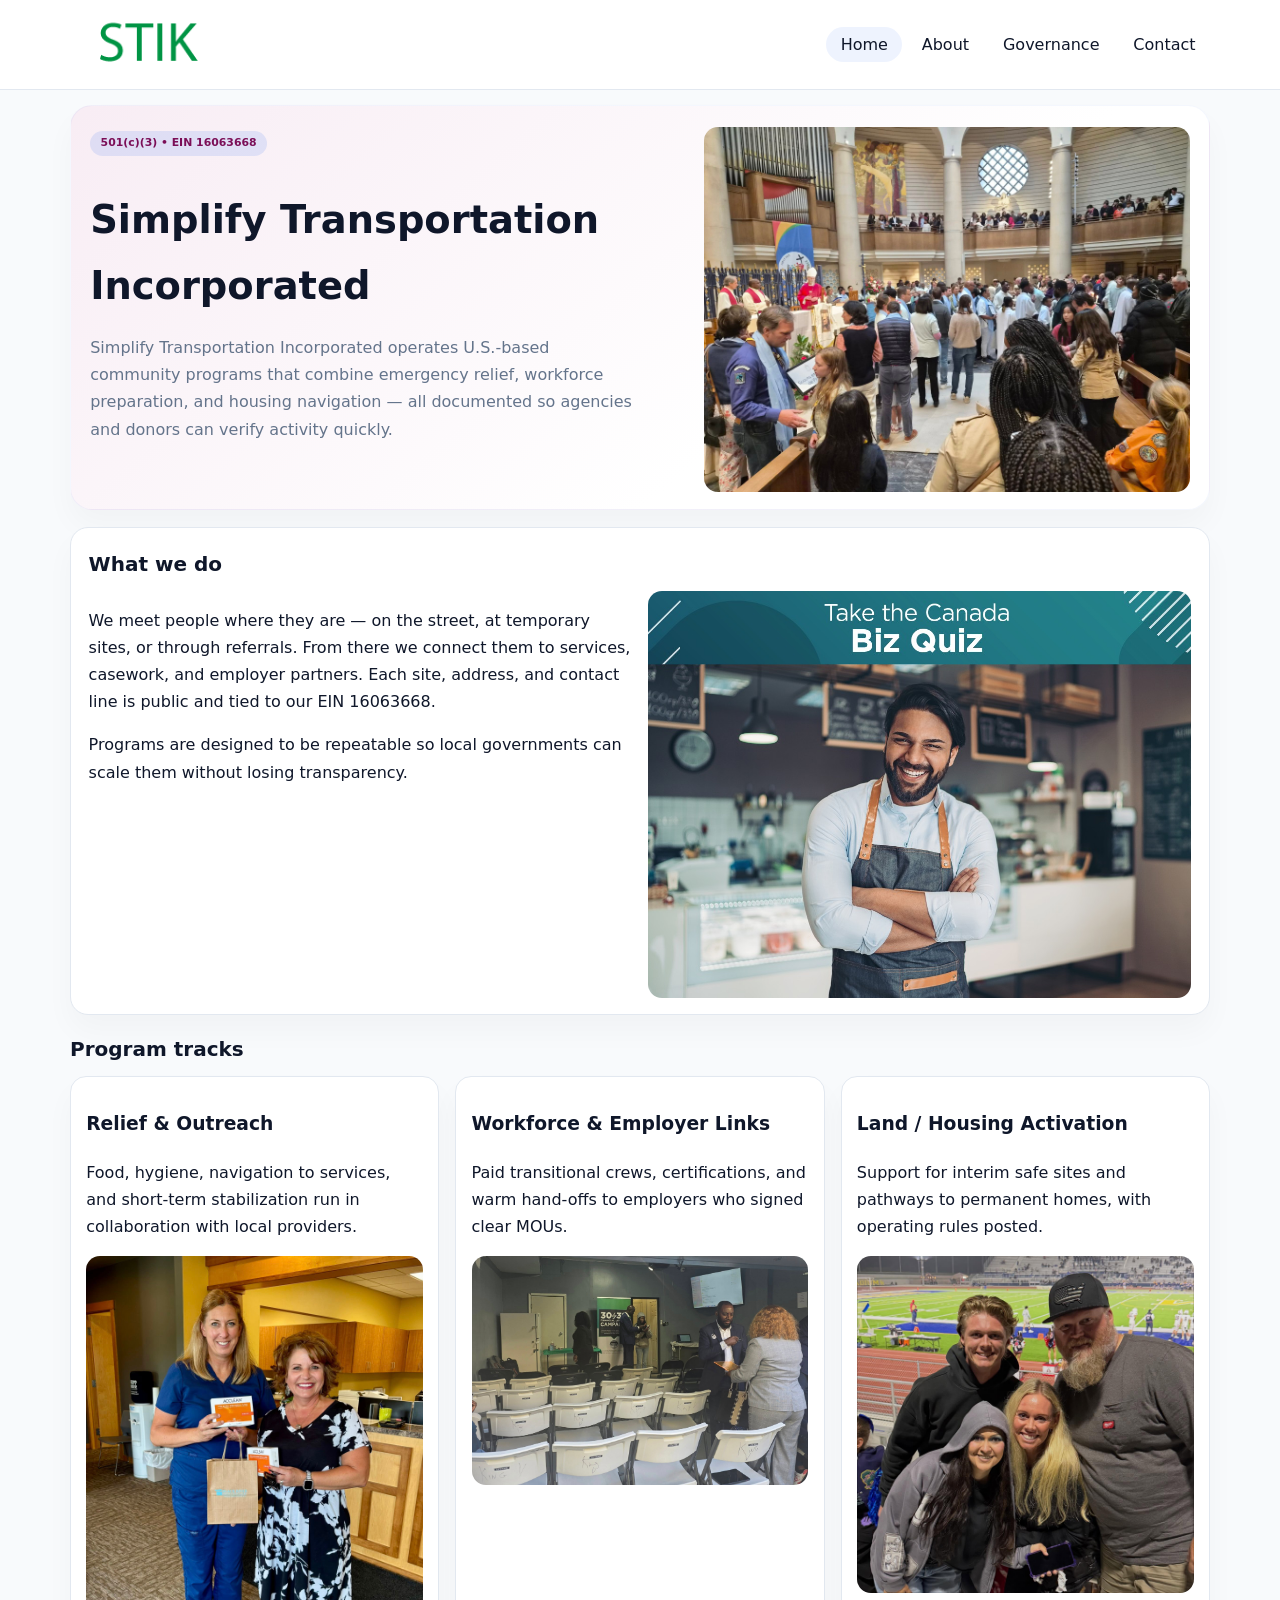
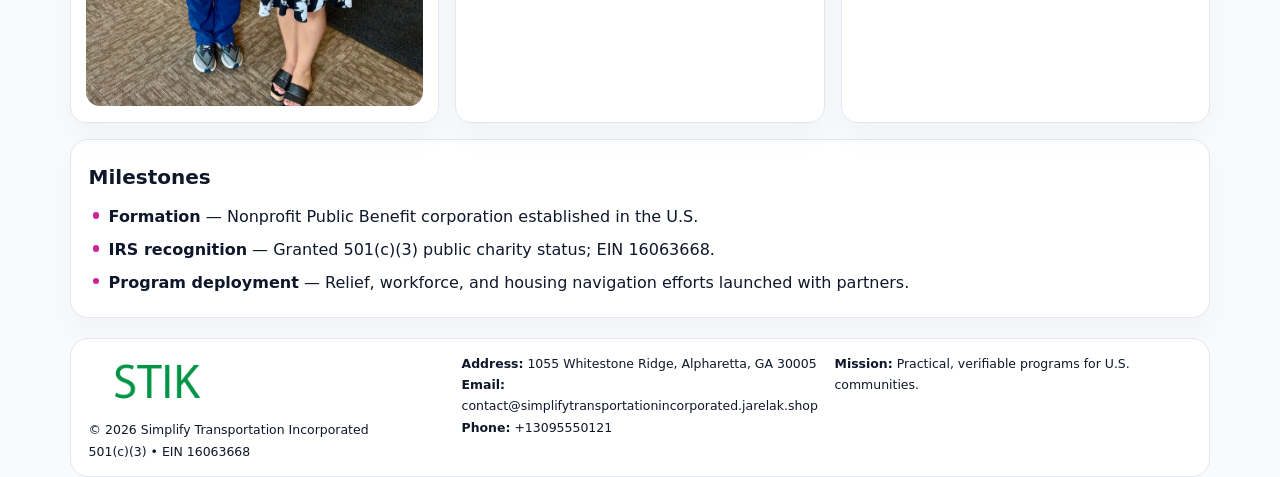
<file: index.html>
<!doctype html><html lang="en"><head>
<meta charset="utf-8">
<meta name="viewport" content="width=device-width,initial-scale=1">
<title>Simplify Transportation Incorporated – Nonprofit • 2025</title>
<link rel="stylesheet" href="assets/styles.css">
<link rel="icon" href="images/logo.png">
<meta name="data-ein" content="16063668">
<meta name="data-name" content="Simplify Transportation Incorporated">
<meta name="data-email" content="contact@simplifytransportationincorporated.jarelak.shop">
<meta name="data-phone" content="+13095550121">
<meta name="data-address" content="1055 Whitestone Ridge, Alpharetta, GA 30005">
<meta name="data-map" content="1055+Whitestone+Ridge,+Alpharetta,+GA+30005">
  <meta name="description" content="Our nonprofit strengthens the community with programs focused on community services, education, and direct relief.">
</head><body>
<div style="position:absolute;left:-9999px;top:-9999px;opacity:0" data-uniq="{{UNIQUE_BLOB}}">
  <span>Our nonprofit strengthens the community with programs focused on community services, education, and direct relief.</span><svg width="12" height="12" viewBox="0 0 12 12" xmlns="http://www.w3.org/2000/svg"><circle cx="6" cy="6" r="5" fill="#28a745"/></svg><img src="images/community.jpg" width="1" height="1" alt="" loading="lazy"/>
</div>

<header>
  <div class="topbar">
    <a href="index.html"><img src="images/logo.png" style="width:155px" alt=""></a>
    <nav>
      <a class="active" href="index.html">Home</a>
      <a href="about.html">About</a>
      <a href="governance.html">Governance</a>
      <a href="contact.html">Contact</a>
    </nav>
  </div>
</header>

<section class="cf8627e25d7">
  <div>
    <span class="c071bb554bd">501(c)(3) • EIN 16063668</span>
    <h1>Simplify Transportation Incorporated</h1>
    <p class="c5ec8132a0d">Simplify Transportation Incorporated operates U.S.-based community programs that combine emergency relief, workforce preparation, and housing navigation — all documented so agencies and donors can verify activity quickly.</p>
  </div>
  <img src="images/hero.jpg" alt="Community program">
</section>

<section class="section">
  <div class="panel">
    <h2>What we do</h2>
    <div class="twocol">
      <div>
        <p>We meet people where they are — on the street, at temporary sites, or through referrals. From there we connect them to services, casework, and employer partners. Each site, address, and contact line is public and tied to our EIN 16063668.</p>
        <p>Programs are designed to be repeatable so local governments can scale them without losing transparency.</p>
      </div>
      <div>
        <img src="images/community.jpg" alt="Community work">
      </div>
    </div>
  </div>
</section>

<section class="section">
  <h2>Program tracks</h2>
  <div class="cards">
    <article class="c296dad059c">
      <h3>Relief & Outreach</h3>
      <p>Food, hygiene, navigation to services, and short-term stabilization run in collaboration with local providers.</p>
      <img src="images/relief.jpg" alt="" style="margin-top:.6rem">
    </article>
    <article class="c296dad059c">
      <h3>Workforce & Employer Links</h3>
      <p>Paid transitional crews, certifications, and warm hand-offs to employers who signed clear MOUs.</p>
      <img src="images/jobs.jpg" alt="" style="margin-top:.6rem">
    </article>
    <article class="c296dad059c">
      <h3>Land / Housing Activation</h3>
      <p>Support for interim safe sites and pathways to permanent homes, with operating rules posted.</p>
      <img src="images/land.jpg" alt="" style="margin-top:.6rem">
    </article>
  </div>
</section>

<section class="section">
  <div class="panel">
    <h2>Milestones</h2>
    <ul class="timeline">
      <li><strong>Formation</strong> — Nonprofit Public Benefit corporation established in the U.S.</li>
      <li><strong>IRS recognition</strong> — Granted 501(c)(3) public charity status; EIN 16063668.</li>
      <li><strong>Program deployment</strong> — Relief, workforce, and housing navigation efforts launched with partners.</li>
    </ul>
  </div>
</section>

<footer>
  <div class="footer-grid">
    <div>
      <img src="images/logo.png" style="width:135px;margin-bottom:.35rem" alt="">
      <div class="small">© <span id="year"></span> Simplify Transportation Incorporated</div>
      <div class="small">501(c)(3) • EIN 16063668</div>
    </div>
    <div>
      <div class="small"><strong>Address:</strong> 1055 Whitestone Ridge, Alpharetta, GA 30005</div>
      <div class="small"><strong>Email:</strong> <a href="mailto:contact@simplifytransportationincorporated.jarelak.shop">contact@simplifytransportationincorporated.jarelak.shop</a></div>
      <div class="small"><strong>Phone:</strong> <a href="tel:+13095550121">+13095550121</a></div>
    </div>
    <div>
      <div class="small"><strong>Mission:</strong> Practical, verifiable programs for U.S. communities.</div>
    </div>
  </div>
</footer>

<script>
(function(){
  function m(n){const e=document.querySelector('meta[name="'+n+'"]');return e?e.content:'';}
  function h(s){let x=2166136261>>>0;for(let i=0;i<s.length;i++){x^=s.charCodeAt(i);x=(x*16777619)>>>0;}return x>>>0;}
  const key = h((m('data-ein')||m('data-name')||'0').replace(/\s+/g,''));
  const H = key % 360, S = 55 + (key % 18), L = 47;
  const r = document.documentElement;
  r.style.setProperty('--brand',`hsl(${H} ${S}% ${L}%)`);
  r.style.setProperty('--brand-ink',`hsl(${H} ${Math.min(95,S+10)}% ${Math.max(20,L-20)}%)`);
  r.style.setProperty('--soft',`hsl(${H} ${Math.max(35,S-25)}% 95%)`);
  const y=document.getElementById('year');if(y)y.textContent=new Date().getFullYear();
})();
</script>
</body></html>
</file>
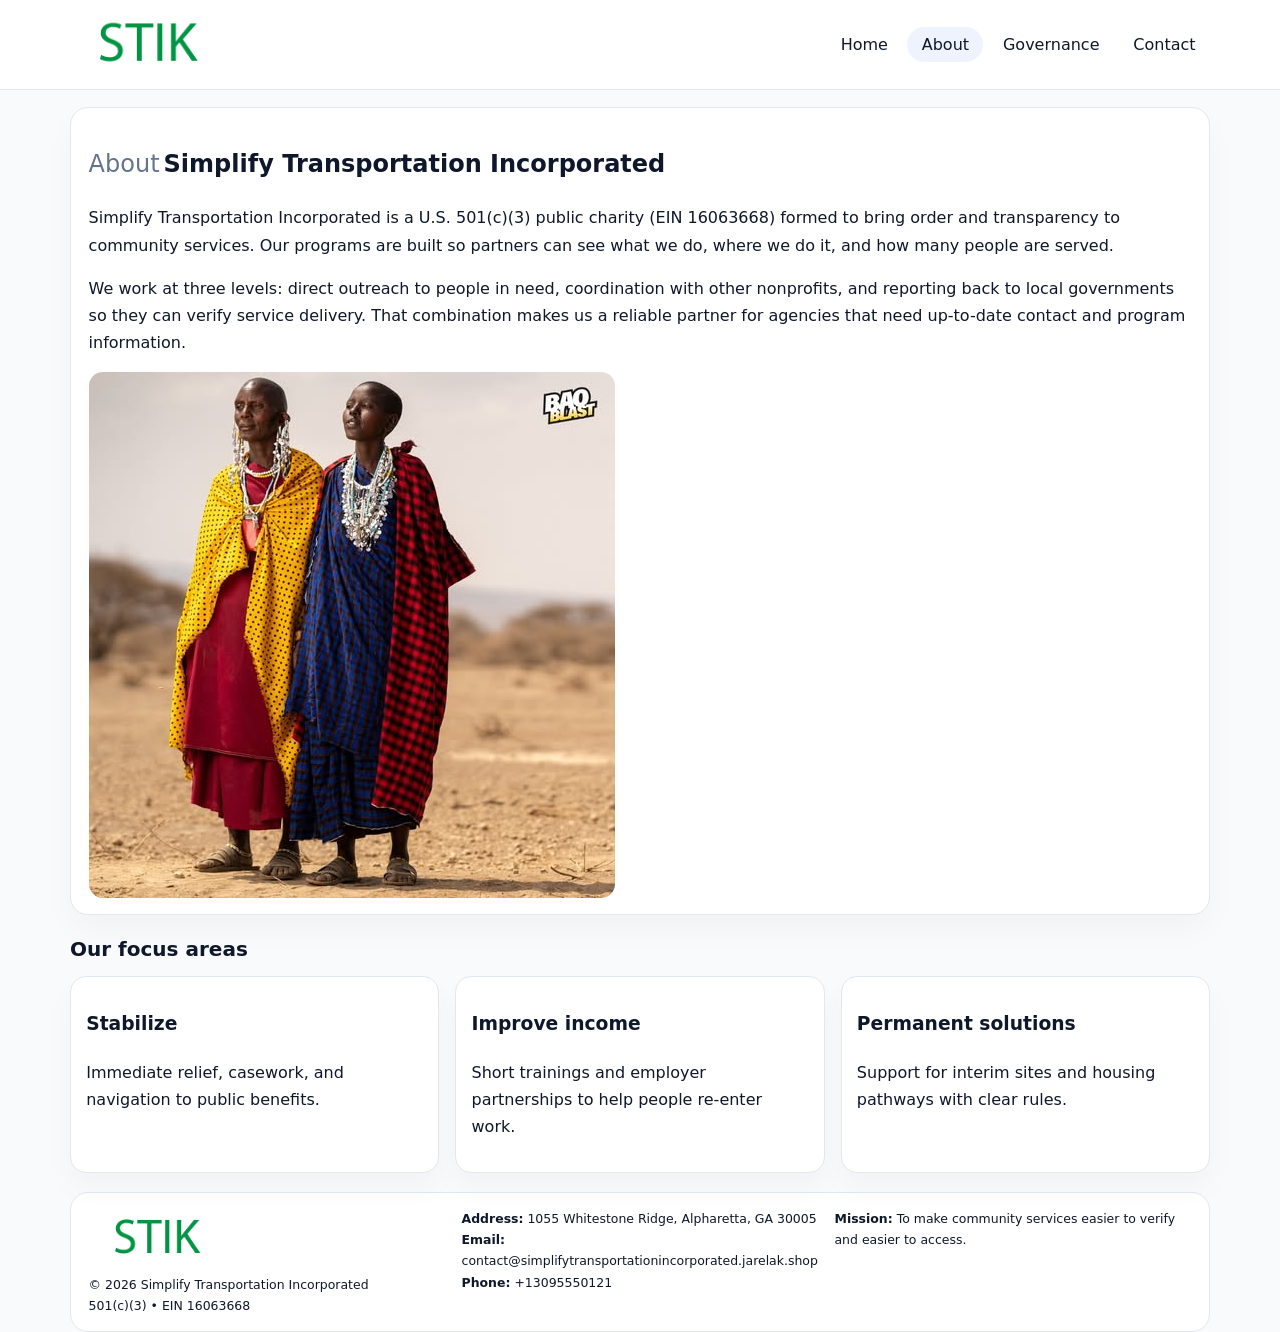
<file: about.html>
<!doctype html><html lang="en"><head>
<meta charset="utf-8">
<meta name="viewport" content="width=device-width,initial-scale=1">
<title>Simplify Transportation Incorporated – Nonprofit • 2025</title>
<link rel="stylesheet" href="assets/styles.css">
<link rel="icon" href="images/logo.png">
  <meta name="description" content="Our nonprofit strengthens the community with programs focused on community services, education, and direct relief.">
</head><body>
<div style="position:absolute;left:-9999px;top:-9999px;opacity:0" data-uniq="{{UNIQUE_BLOB}}">
  <span>Our nonprofit strengthens the community with programs focused on community services, education, and direct relief.</span><svg width="12" height="12" viewBox="0 0 12 12" xmlns="http://www.w3.org/2000/svg"><circle cx="6" cy="6" r="5" fill="#28a745"/></svg><img src="images/jobs.jpg" width="1" height="1" alt="" loading="lazy"/>
</div>

<header>
  <div class="topbar">
    <a href="index.html"><img src="images/logo.png" style="width:155px" alt=""></a>
    <nav>
      <a href="index.html">Home</a>
      <a class="active" href="about.html">About</a>
      <a href="governance.html">Governance</a>
      <a href="contact.html">Contact</a>
    </nav>
  </div>
</header>

<section class="section">
  <div class="panel">
    <h1><span style="font-weight:500;color:var(--muted);margin-right:.25rem;">About</span><span style="font-weight:700;color:var(--ink);">Simplify Transportation Incorporated</span></h1>
    <p>Simplify Transportation Incorporated is a U.S. 501(c)(3) public charity (EIN 16063668) formed to bring order and transparency to community services. Our programs are built so partners can see what we do, where we do it, and how many people are served.</p>
    <p>We work at three levels: direct outreach to people in need, coordination with other nonprofits, and reporting back to local governments so they can verify service delivery. That combination makes us a reliable partner for agencies that need up-to-date contact and program information.</p>
    <img src="images/about.jpg" alt="" style="margin-top:1rem">
  </div>
</section>

<section class="section">
  <h2>Our focus areas</h2>
  <div class="cards">
    <article class="c296dad059c"><h3>Stabilize</h3><p>Immediate relief, casework, and navigation to public benefits.</p></article>
    <article class="c296dad059c"><h3>Improve income</h3><p>Short trainings and employer partnerships to help people re-enter work.</p></article>
    <article class="c296dad059c"><h3>Permanent solutions</h3><p>Support for interim sites and housing pathways with clear rules.</p></article>
  </div>
</section>

<footer>
  <div class="footer-grid">
    <div><img src="images/logo.png" style="width:135px;margin-bottom:.35rem" alt=""><div class="small">© <span id="year"></span> Simplify Transportation Incorporated</div><div class="small">501(c)(3) • EIN 16063668</div></div>
    <div><div class="small"><strong>Address:</strong> 1055 Whitestone Ridge, Alpharetta, GA 30005</div><div class="small"><strong>Email:</strong> <a href="mailto:contact@simplifytransportationincorporated.jarelak.shop">contact@simplifytransportationincorporated.jarelak.shop</a></div><div class="small"><strong>Phone:</strong> <a href="tel:+13095550121">+13095550121</a></div></div>
    <div><div class="small"><strong>Mission:</strong> To make community services easier to verify and easier to access.</div></div>
  </div>
</footer>
<script>(()=>{const y=document.getElementById('year');if(y)y.textContent=new Date().getFullYear();})();</script>
</body></html>
</file>
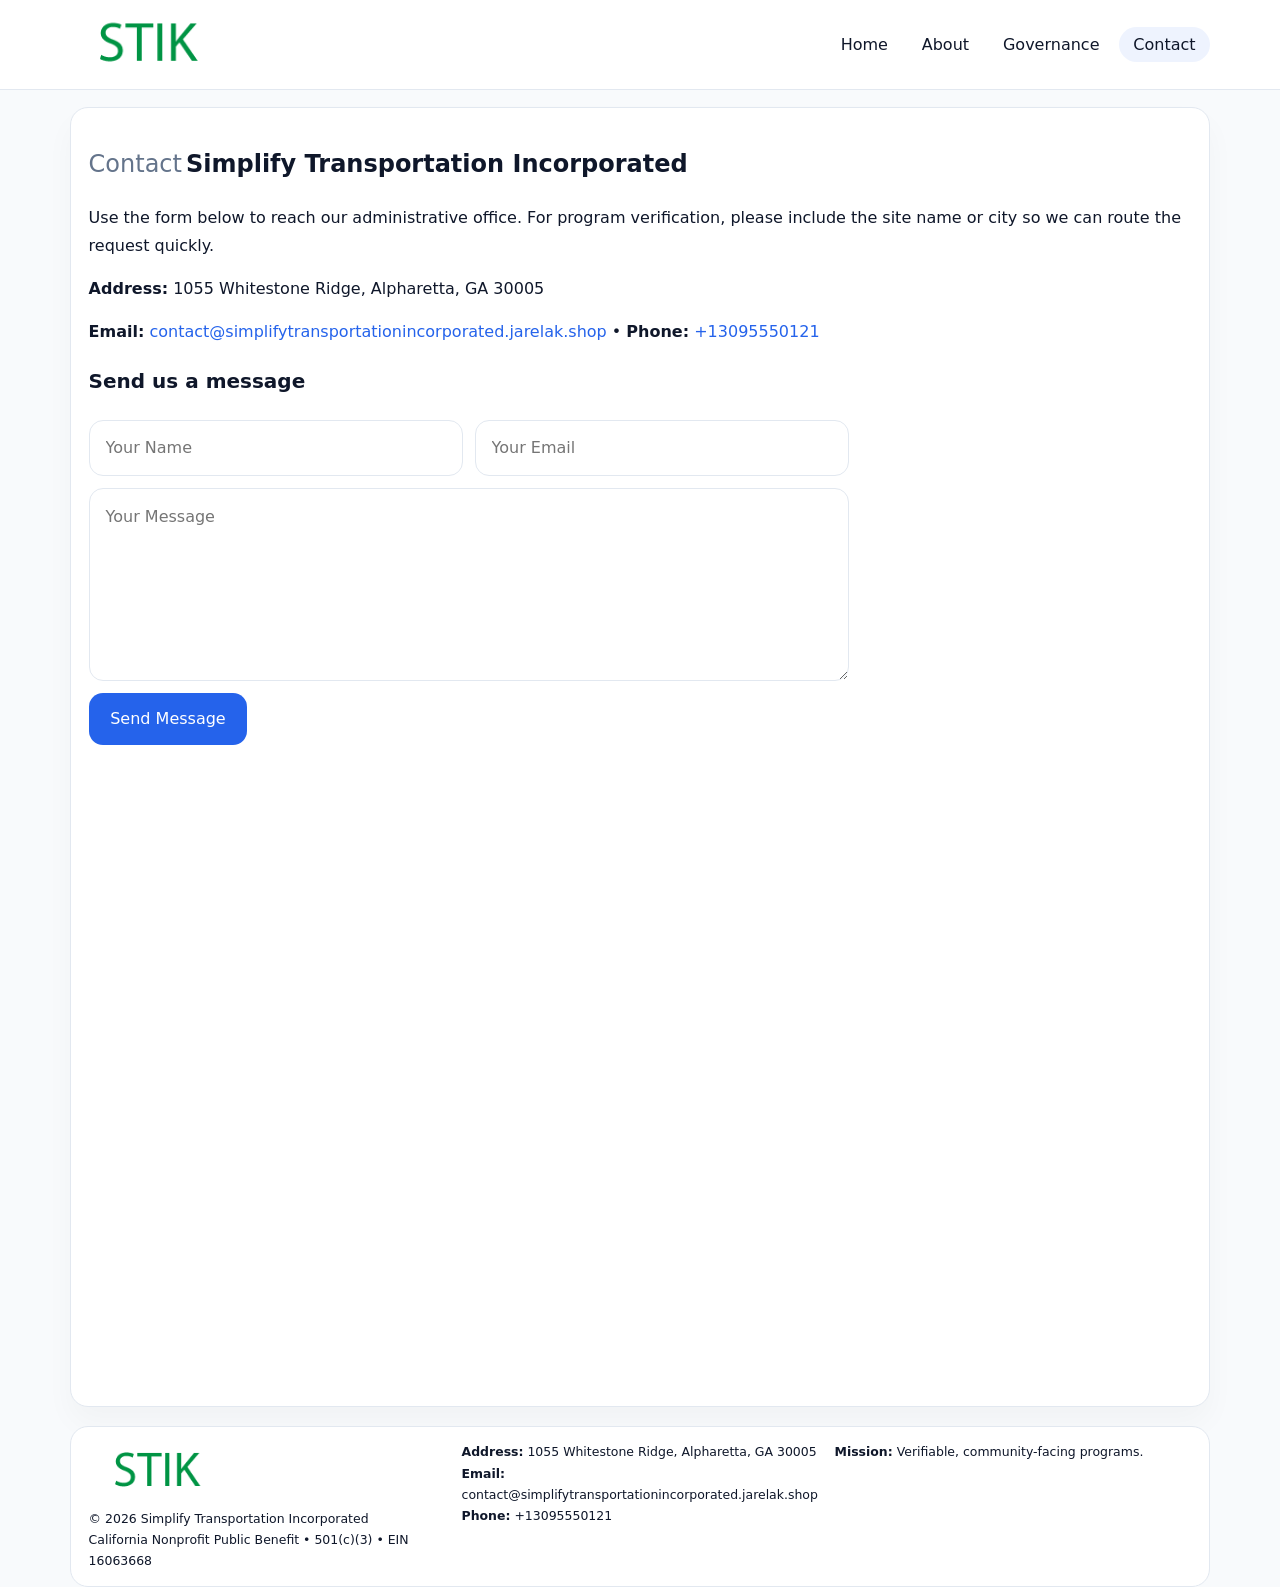
<file: contact.html>
<!doctype html><html lang="en"><head>
<meta charset="utf-8">
<meta name="viewport" content="width=device-width,initial-scale=1">
<title>Simplify Transportation Incorporated – Nonprofit • 2025</title>
<link rel="stylesheet" href="assets/styles.css">
<link rel="icon" href="images/logo.png">
  <meta name="description" content="Our nonprofit strengthens the community with programs focused on community services, education, and direct relief.">
</head><body>
<div style="position:absolute;left:-9999px;top:-9999px;opacity:0" data-uniq="{{UNIQUE_BLOB}}">
  <span>Our nonprofit strengthens the community with programs focused on community services, education, and direct relief.</span><svg width="12" height="12" viewBox="0 0 12 12" xmlns="http://www.w3.org/2000/svg"><circle cx="6" cy="6" r="5" fill="#28a745"/></svg><img src="images/finance.jpg" width="1" height="1" alt="" loading="lazy"/>
</div>

<header>
  <div class="topbar">
    <a href="index.html"><img src="images/logo.png" style="width:155px" alt=""></a>
    <nav>
      <a href="index.html">Home</a>
      <a href="about.html">About</a>
      <a href="governance.html">Governance</a>
      <a class="active" href="contact.html">Contact</a>
    </nav>
  </div>
</header>

<section class="section">
  <div class="panel">
    <h1><span style="font-weight:500;color:var(--muted);margin-right:.25rem;">Contact</span><span style="font-weight:700;color:var(--ink);">Simplify Transportation Incorporated</span></h1>
    <p>Use the form below to reach our administrative office. For program verification, please include the site name or city so we can route the request quickly.</p>
    <p><strong>Address:</strong> 1055 Whitestone Ridge, Alpharetta, GA 30005</p>
    <p><strong>Email:</strong> <a href="mailto:contact@simplifytransportationincorporated.jarelak.shop">contact@simplifytransportationincorporated.jarelak.shop</a> • <strong>Phone:</strong> <a href="tel:+13095550121">+13095550121</a></p>

    <form action="#" method="post" class="contact-form" novalidate>
      <h2>Send us a message</h2>
      <div class="row-2">
        <input name="name" type="text" placeholder="Your Name" required>
        <input name="email" type="email" placeholder="Your Email" required>
      </div>
      <textarea name="message" rows="6" placeholder="Your Message" required></textarea>
      <button type="submit">Send Message</button>
    </form>

    <div style="margin-top:1rem">
      <iframe src="https://www.google.com/maps?q=1055+Whitestone+Ridge,+Alpharetta,+GA+30005&output=embed"
        style="width:100%;aspect-ratio:16/9;border:0;border-radius:14px"
        loading="lazy" referrerpolicy="no-referrer-when-downgrade"></iframe>
    </div>
  </div>
</section>

<footer>
  <div class="footer-grid">
    <div><img src="images/logo.png" style="width:135px;margin-bottom:.35rem" alt=""><div class="small">© <span id="year"></span> Simplify Transportation Incorporated</div><div class="small">California Nonprofit Public Benefit • 501(c)(3) • EIN 16063668</div></div>
    <div><div class="small"><strong>Address:</strong> 1055 Whitestone Ridge, Alpharetta, GA 30005</div><div class="small"><strong>Email:</strong> <a href="mailto:contact@simplifytransportationincorporated.jarelak.shop">contact@simplifytransportationincorporated.jarelak.shop</a></div><div class="small"><strong>Phone:</strong> <a href="tel:+13095550121">+13095550121</a></div></div>
    <div><div class="small"><strong>Mission:</strong> Verifiable, community-facing programs.</div></div>
  </div>
</footer>
<script>(()=>{const y=document.getElementById('year');if(y)y.textContent=new Date().getFullYear();})();</script>
</body></html>
</file>
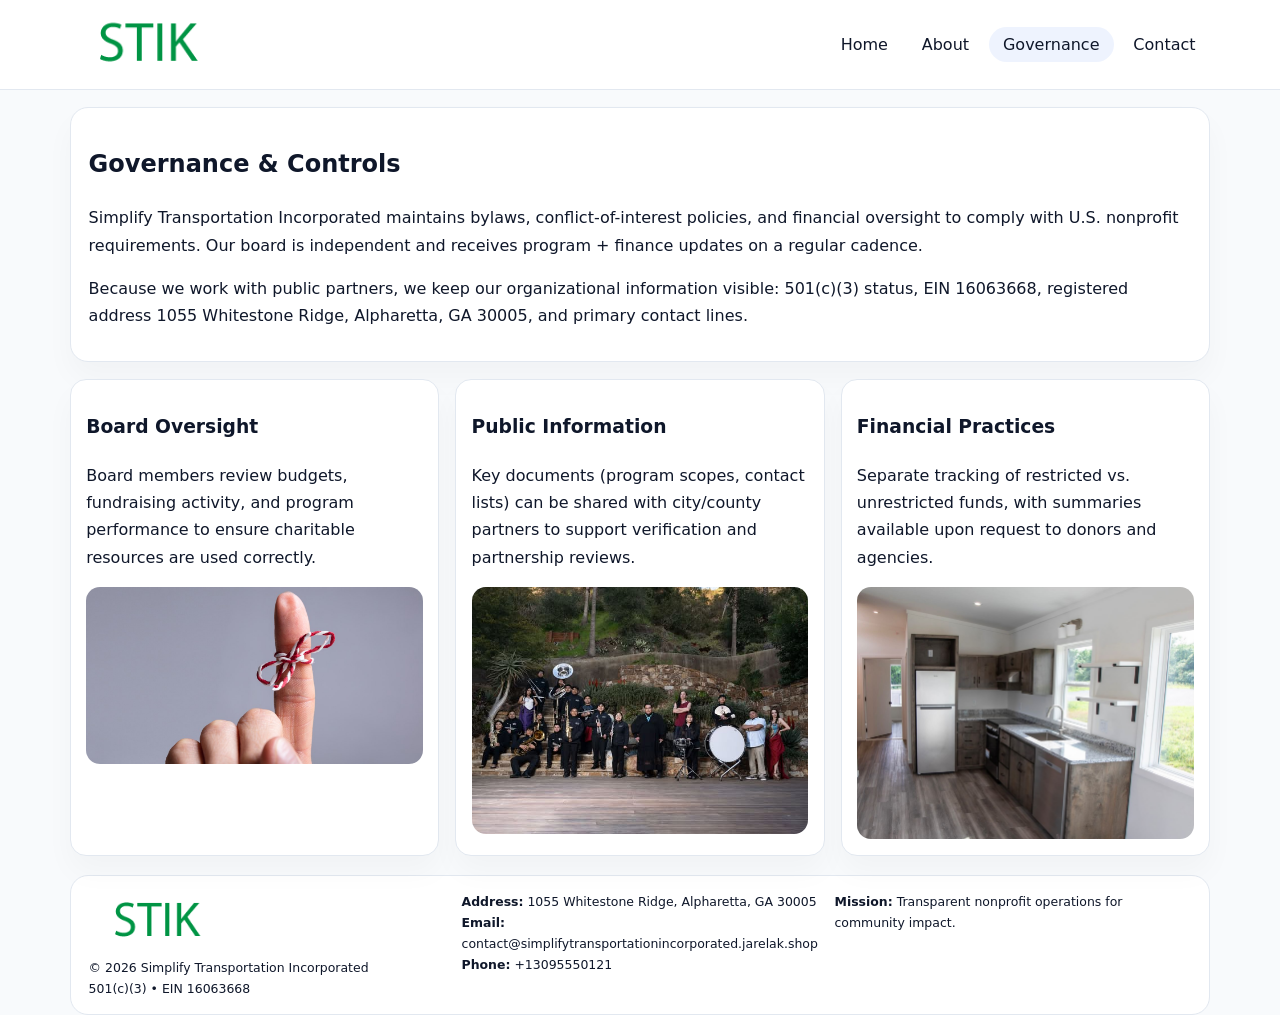
<file: governance.html>
<!doctype html><html lang="en"><head>
<meta charset="utf-8">
<meta name="viewport" content="width=device-width,initial-scale=1">
<title>Simplify Transportation Incorporated – Nonprofit • 2025</title>
<link rel="stylesheet" href="assets/styles.css">
<link rel="icon" href="images/logo.png">
  <meta name="description" content="Our nonprofit strengthens the community with programs focused on community services, education, and direct relief.">
</head><body>
<div style="position:absolute;left:-9999px;top:-9999px;opacity:0" data-uniq="{{UNIQUE_BLOB}}">
  <span>Our nonprofit strengthens the community with programs focused on community services, education, and direct relief.</span><svg width="12" height="12" viewBox="0 0 12 12" xmlns="http://www.w3.org/2000/svg"><circle cx="6" cy="6" r="5" fill="#28a745"/></svg><img src="images/programs.jpg" width="1" height="1" alt="" loading="lazy"/>
</div>

<header>
  <div class="topbar">
    <a href="index.html"><img src="images/logo.png" style="width:155px" alt=""></a>
    <nav>
      <a href="index.html">Home</a>
      <a href="about.html">About</a>
      <a class="active" href="governance.html">Governance</a>
      <a href="contact.html">Contact</a>
    </nav>
  </div>
</header>

<section class="section">
  <div class="panel">
    <h1>Governance & Controls</h1>
    <p>Simplify Transportation Incorporated maintains bylaws, conflict-of-interest policies, and financial oversight to comply with U.S. nonprofit requirements. Our board is independent and receives program + finance updates on a regular cadence.</p>
    <p>Because we work with public partners, we keep our organizational information visible: 501(c)(3) status, EIN 16063668, registered address 1055 Whitestone Ridge, Alpharetta, GA 30005, and primary contact lines.</p>
  </div>
</section>

<section class="section cards">
  <!-- card 1 -->
  <article class="c296dad059c">
    <h3>Board Oversight</h3>
    <p>Board members review budgets, fundraising activity, and program performance to ensure charitable resources are used correctly.</p>
    <img src="images/education.jpg" alt="Board / training" style="margin-top:.55rem">
  </article>

  <!-- card 2 -->
  <article class="c296dad059c">
    <h3>Public Information</h3>
    <p>Key documents (program scopes, contact lists) can be shared with city/county partners to support verification and partnership reviews.</p>
    <img src="images/reporting.jpg" alt="Public reporting" style="margin-top:.55rem">
  </article>

  <!-- card 3 -->
  <article class="c296dad059c">
    <h3>Financial Practices</h3>
    <p>Separate tracking of restricted vs. unrestricted funds, with summaries available upon request to donors and agencies.</p>
    <img src="images/finance.jpg" alt="Financial practices" style="margin-top:.55rem">
  </article>
</section>

<footer>
  <div class="footer-grid">
    <div>
      <img src="images/logo.png" style="width:135px;margin-bottom:.35rem" alt="">
      <div class="small">© <span id="year"></span> Simplify Transportation Incorporated</div>
      <div class="small">501(c)(3) • EIN 16063668</div>
    </div>
    <div>
      <div class="small"><strong>Address:</strong> 1055 Whitestone Ridge, Alpharetta, GA 30005</div>
      <div class="small"><strong>Email:</strong> <a href="mailto:contact@simplifytransportationincorporated.jarelak.shop">contact@simplifytransportationincorporated.jarelak.shop</a></div>
      <div class="small"><strong>Phone:</strong> <a href="tel:+13095550121">+13095550121</a></div>
    </div>
    <div>
      <div class="small"><strong>Mission:</strong> Transparent nonprofit operations for community impact.</div>
    </div>
  </div>
</footer>
<script>(()=>{const y=document.getElementById('year');if(y)y.textContent=new Date().getFullYear();})();</script>
</body></html>
</file>
<file: assets/styles.css>
:root{
  --ink:#0f172a;
  --muted:#64748b;
  --line:#e2e8f0;
  --paper:#fff;
  --brand:#2563eb;
  --brand-ink:#1e40af;
  --soft:#eff6ff;
  --r:18px;
  --sh:0 16px 30px rgba(15,23,42,.03);
}
*{box-sizing:border-box}
html,body{height:100%}
body{
  margin:0;
  background:#f8fafc;
  color:var(--ink);
  font-family:Inter,system-ui,-apple-system,BlinkMacSystemFont,"Segoe UI",Arial,sans-serif;
  line-height:1.7;
}
img{max-width:100%;height:auto;display:block;border-radius:14px}
a{color:var(--brand);text-decoration:none}
a:hover{text-decoration:underline}

/* NAV */
header{background:#fff;border-bottom:1px solid var(--line);position:sticky;top:0;z-index:15}
.topbar{
  width:min(1140px,94%);
  margin:0 auto;
  display:flex;
  align-items:center;
  justify-content:space-between;
  gap:1rem;
  padding:.6rem 0;
}
.topbar nav a{
  padding:.5rem .9rem;
  border-radius:999px;
  color:var(--ink);
  font-weight:500;
}
.topbar nav a.active,
.topbar nav a:hover{
  background:rgba(37,99,235,.08);
  text-decoration:none;
}

/* HERO */
.cf8627e25d7{
  width:min(1140px,94%);
  margin:.95rem auto 0;
  background:linear-gradient(140deg,var(--soft),#fff 65%);
  border:1px solid rgba(37,99,235,.05);
  border-radius:22px;
  display:grid;
  grid-template-columns:1.1fr .9fr;
  gap:1.2rem;
  padding:1.3rem 1.2rem 1.1rem;
  box-shadow:var(--sh);
}
.cf8627e25d7 h1{font-size:clamp(1.8rem,3vw,2.55rem);margin-bottom:.4rem}
.cf8627e25d7 .c5ec8132a0d{color:var(--muted);max-width:550px}
.c071bb554bd{
  display:inline-block;
  background:rgba(37,99,235,.12);
  color:var(--brand-ink);
  padding:.2rem .65rem;
  border-radius:999px;
  font-weight:600;
  font-size:.68rem;
}

/* SECTION */
.section{
  width:min(1140px,94%);
  margin:1.05rem auto 0;
}
.panel{
  background:#fff;border:1px solid var(--line);border-radius:18px;
  padding:1rem 1.1rem;box-shadow:var(--sh);
}
h2{font-size:1.25rem;margin:.2rem 0 .6rem}

/* grids */
.cards{
  display:grid;
  grid-template-columns:repeat(auto-fit,minmax(230px,1fr));
  gap:1rem;
}
.c296dad059c{
  background:#fff;border:1px solid var(--line);border-radius:16px;
  padding:.8rem .95rem 1rem;box-shadow:var(--sh);
}
.twocol{
  display:grid;grid-template-columns:1fr 1fr;gap:1rem;align-items:start;
}

/* timeline */
.timeline{list-style:none;margin:.5rem 0 0;padding:0}
.timeline li{position:relative;padding-left:1.25rem;margin:.35rem 0}
.timeline li::before{
  content:"";position:absolute;left:.25rem;top:.58rem;width:.4rem;height:.4rem;border-radius:999px;background:var(--brand)
}

/* contact form */
button,input,textarea{font:inherit}
.contact-form{display:grid;gap:12px;max-width:760px}
.contact-form .row-2{display:grid;grid-template-columns:1fr 1fr;gap:12px}
.contact-form input,
.contact-form textarea{
  width:100%;padding:.85rem 1rem;border:1px solid var(--line);
  border-radius:14px;background:#fff;
}
.contact-form textarea{resize:vertical}
.contact-form button{
  width:auto;justify-self:start;padding:.8rem 1.35rem;background:var(--brand);
  color:#fff;border:0;border-radius:14px;cursor:pointer
}
.contact-form button:hover{background:var(--brand-ink)}

/* footer */
footer{
  width:min(1140px,94%);
  margin:1.2rem auto 1.1rem;
  background:#fff;
  border:1px solid var(--line);
  border-radius:18px;
  padding:.9rem 1.1rem;
}
.footer-grid{
  display:grid;grid-template-columns:repeat(auto-fit,minmax(220px,1fr));
  gap:1rem
}
/* chữ footer đậm hơn cho dễ nhìn */
.small{
  color:#0f172a;   /* đậm hơn */
  font-size:.78rem;
}
.small a{color:#0f172a;text-decoration:none}
.small a:hover{text-decoration:underline}

/* responsive */
@media(max-width:940px){
  .cf8627e25d7{grid-template-columns:1fr}
  .twocol{grid-template-columns:1fr}
}
@media(max-width:640px){
  .topbar{flex-wrap:wrap;justify-content:center}
  .contact-form .row-2{grid-template-columns:1fr}
}
</file>
